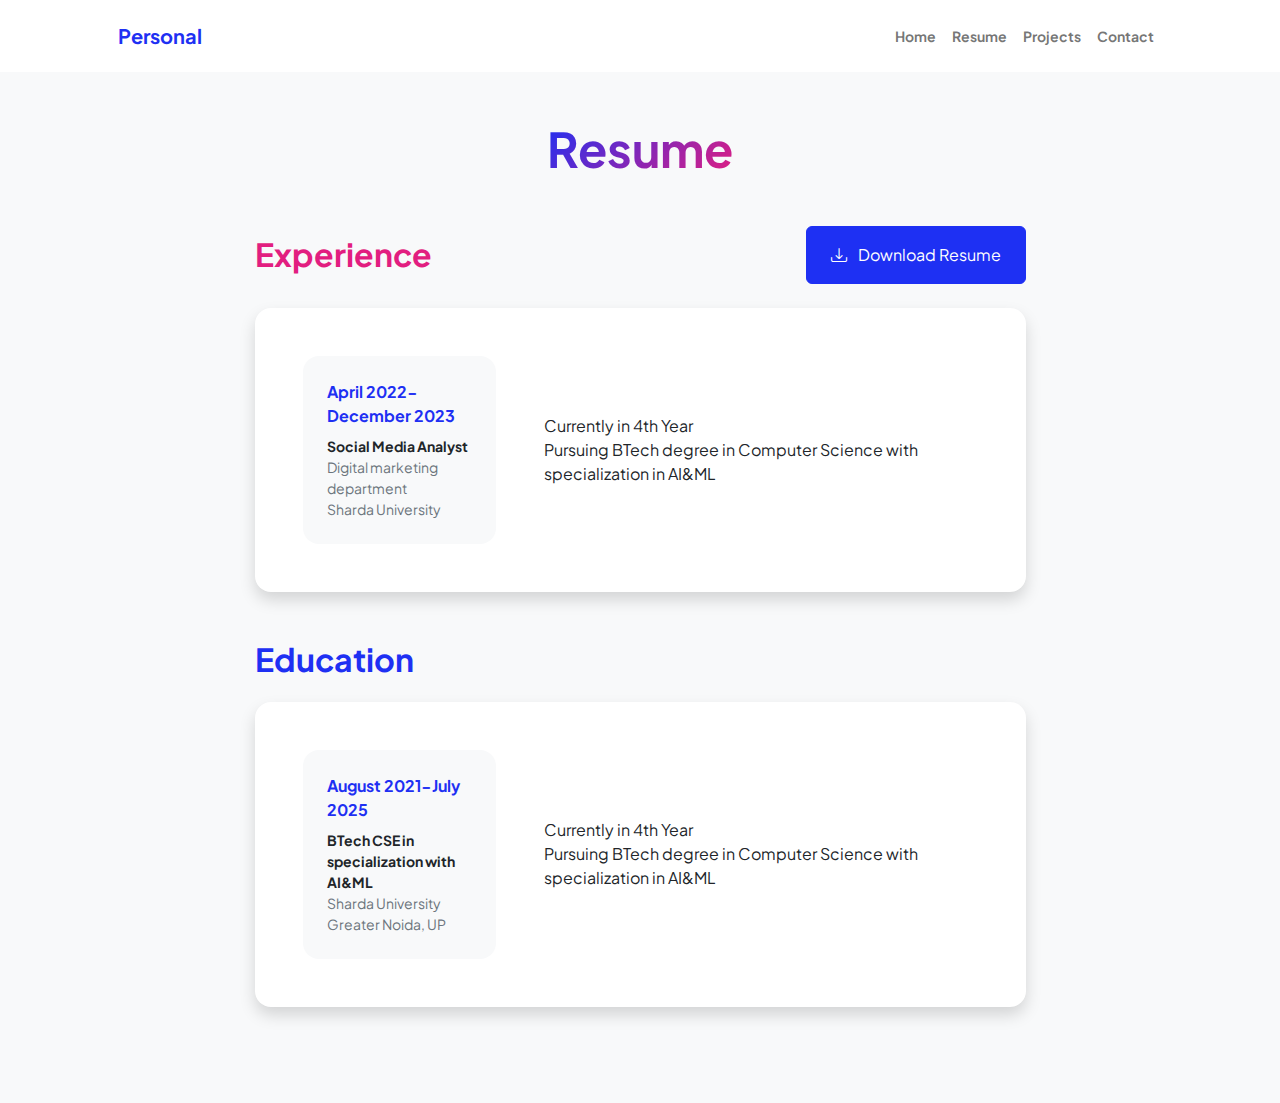
<file: resume.html>
<!DOCTYPE html>
<html lang="en">
<head>
    <meta charset="UTF-8">
    <meta name="viewport" content="width=device-width, initial-scale=1.0">
    <meta name="description" content="" />
    <meta name="author" content="" />
    <title>Personal - Start Bootstrap Template</title>
    <!-- Favicon-->
    <link rel="icon" type="image/x-icon" href="assets/favicon.ico" />
    <!-- Custom Google font-->
    <link rel="preconnect" href="https://fonts.googleapis.com" />
    <link rel="preconnect" href="https://fonts.gstatic.com" crossorigin />
    <link href="https://fonts.googleapis.com/css2?family=Plus+Jakarta+Sans:wght@100;200;300;400;500;600;700;800;900&amp;display=swap" rel="stylesheet" />
    <!-- Bootstrap icons-->
    <link href="https://cdn.jsdelivr.net/npm/bootstrap-icons@1.8.1/font/bootstrap-icons.css" rel="stylesheet" />
    <!-- Core theme CSS (includes Bootstrap)-->
    <link href="css/styles.css" rel="stylesheet" />
</head>
<body class="d-flex flex-column h-100 bg-light">
    <main class="flex-shrink-0">
        <!-- Navigation-->
        <nav class="navbar navbar-expand-lg navbar-light bg-white py-3">
            <div class="container px-5">
                <a class="navbar-brand" href="index.html"><span class="fw-bolder text-primary">Personal</span></a>
                <button class="navbar-toggler" type="button" data-bs-toggle="collapse" data-bs-target="#navbarSupportedContent" aria-controls="navbarSupportedContent" aria-expanded="false" aria-label="Toggle navigation"><span class="navbar-toggler-icon"></span></button>
                <div class="collapse navbar-collapse" id="navbarSupportedContent">
                    <ul class="navbar-nav ms-auto mb-2 mb-lg-0 small fw-bolder">
                        <li class="nav-item"><a class="nav-link" href="index.html">Home</a></li>
                        <li class="nav-item"><a class="nav-link" href="resume.html">Resume</a></li>
                        <li class="nav-item"><a class="nav-link" href="projects.html">Projects</a></li>
                        <li class="nav-item"><a class="nav-link" href="contact.html">Contact</a></li>
                    </ul>
                </div>
            </div>
        </nav>
        <!-- Page Content-->
        <div class="container px-5 my-5">
            <div class="text-center mb-5">
                <h1 class="display-5 fw-bolder mb-0"><span class="text-gradient d-inline">Resume</span></h1>
            </div>
            <div class="row gx-5 justify-content-center">
                <div class="col-lg-11 col-xl-9 col-xxl-8">
                    <section>
                        <div class="d-flex align-items-center justify-content-between mb-4">
                            <h2 class="dv fw-bolder mb-0">Experience</h2>
                            <!-- Download resume button-->
                            <!-- Note: Set the link href target to a PDF file within your project-->
                            <a class="btn btn-primary px-4 py-3" href="./assets/DivyanshTrivedi_Resume.pdf">
                                <div class="d-inline-block bi bi-download me-2"></div>
                                Download Resume
                            </a>
                        </div>
                        <!-- Experience Card 1-->
                        <div class="card shadow border-0 rounded-4 mb-5">
                            <div class="card-body p-5">
                                <div class="row align-items-center gx-5">
                                    <div class="col text-center text-lg-start mb-4 mb-lg-0">
                                        <div class="bg-light p-4 rounded-4">
                                            <div class="text-primary fw-bolder mb-2">April 2022-December 2023</div>
                                            <div class="small fw-bolder">Social Media Analyst</div>
                                            <div class="small text-muted">Digital marketing department</div>
                                            <div class="small text-muted">Sharda University</div>
                                        </div>
                                    </div>
                                    <div class="col-lg-8"><div>Currently in 4th Year <br>
                                                            Pursuing BTech degree in Computer Science with specialization in AI&ML
                                    </div></div>
                                </div>
                            </div> 
                    </section>
                    <!-- Education Section-->
                    <section>
                        <div class="d-flex align-items-center justify-content-between mb-4">
                            <h2 class="text-primary fw-bolder mb-0">Education</h2>
                        </div>
                        <!-- Experience Card 1-->
                        <div class="card shadow border-0 rounded-4 mb-5">
                            <div class="card-body p-5">
                                <div class="row align-items-center gx-5">
                                    <div class="col text-center text-lg-start mb-4 mb-lg-0">
                                        <div class="bg-light p-4 rounded-4">
                                            <div class="text-primary fw-bolder mb-2">August 2021-July 2025</div>
                                            <div class="small fw-bolder">BTech CSE in specialization with AI&ML</div>
                                            <div class="small text-muted">Sharda University</div>
                                            <div class="small text-muted">Greater Noida, UP</div>
                                        </div>
                                    </div>
                                    <div class="col-lg-8"><div>Currently in 4th Year <br>
                                                            Pursuing BTech degree in Computer Science with specialization in AI&ML
                                    </div></div>
                                </div>
                            </div> 
                    </section>
    </main>
</body>
</html>
</file>
